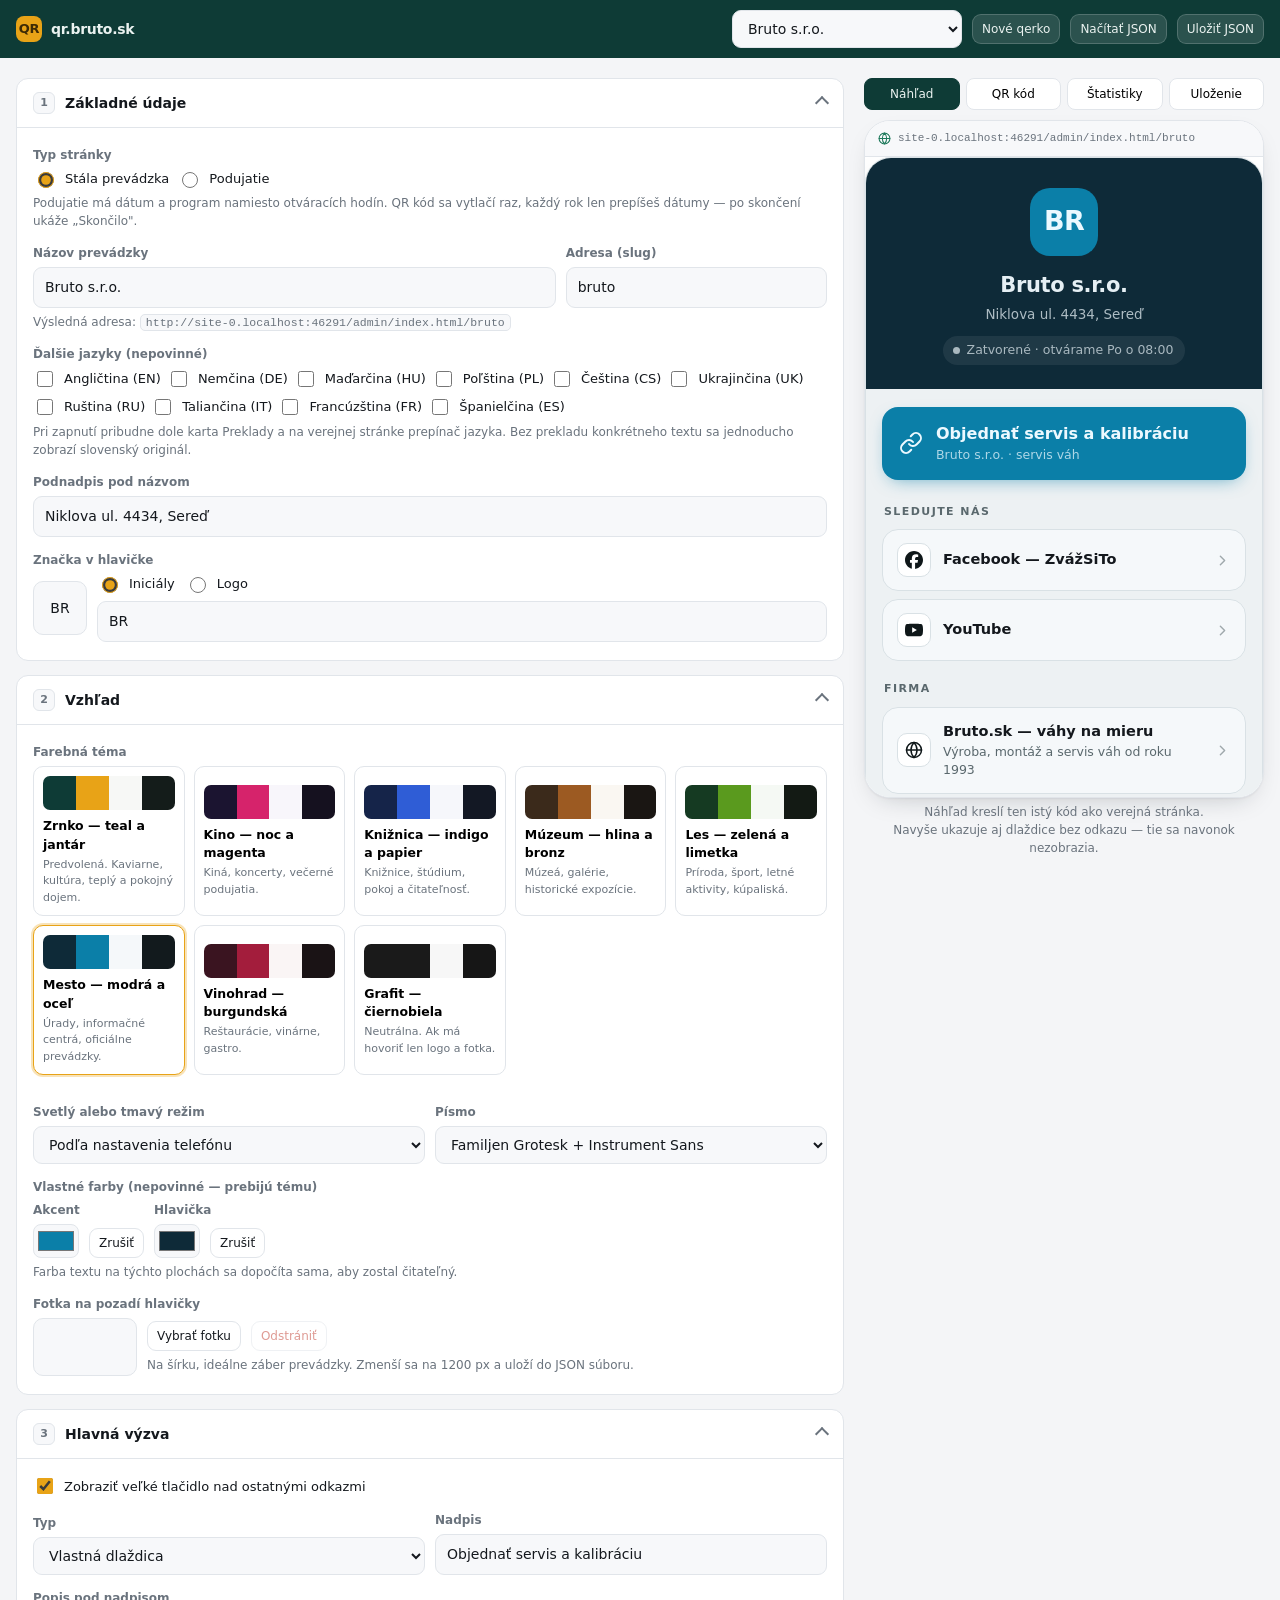
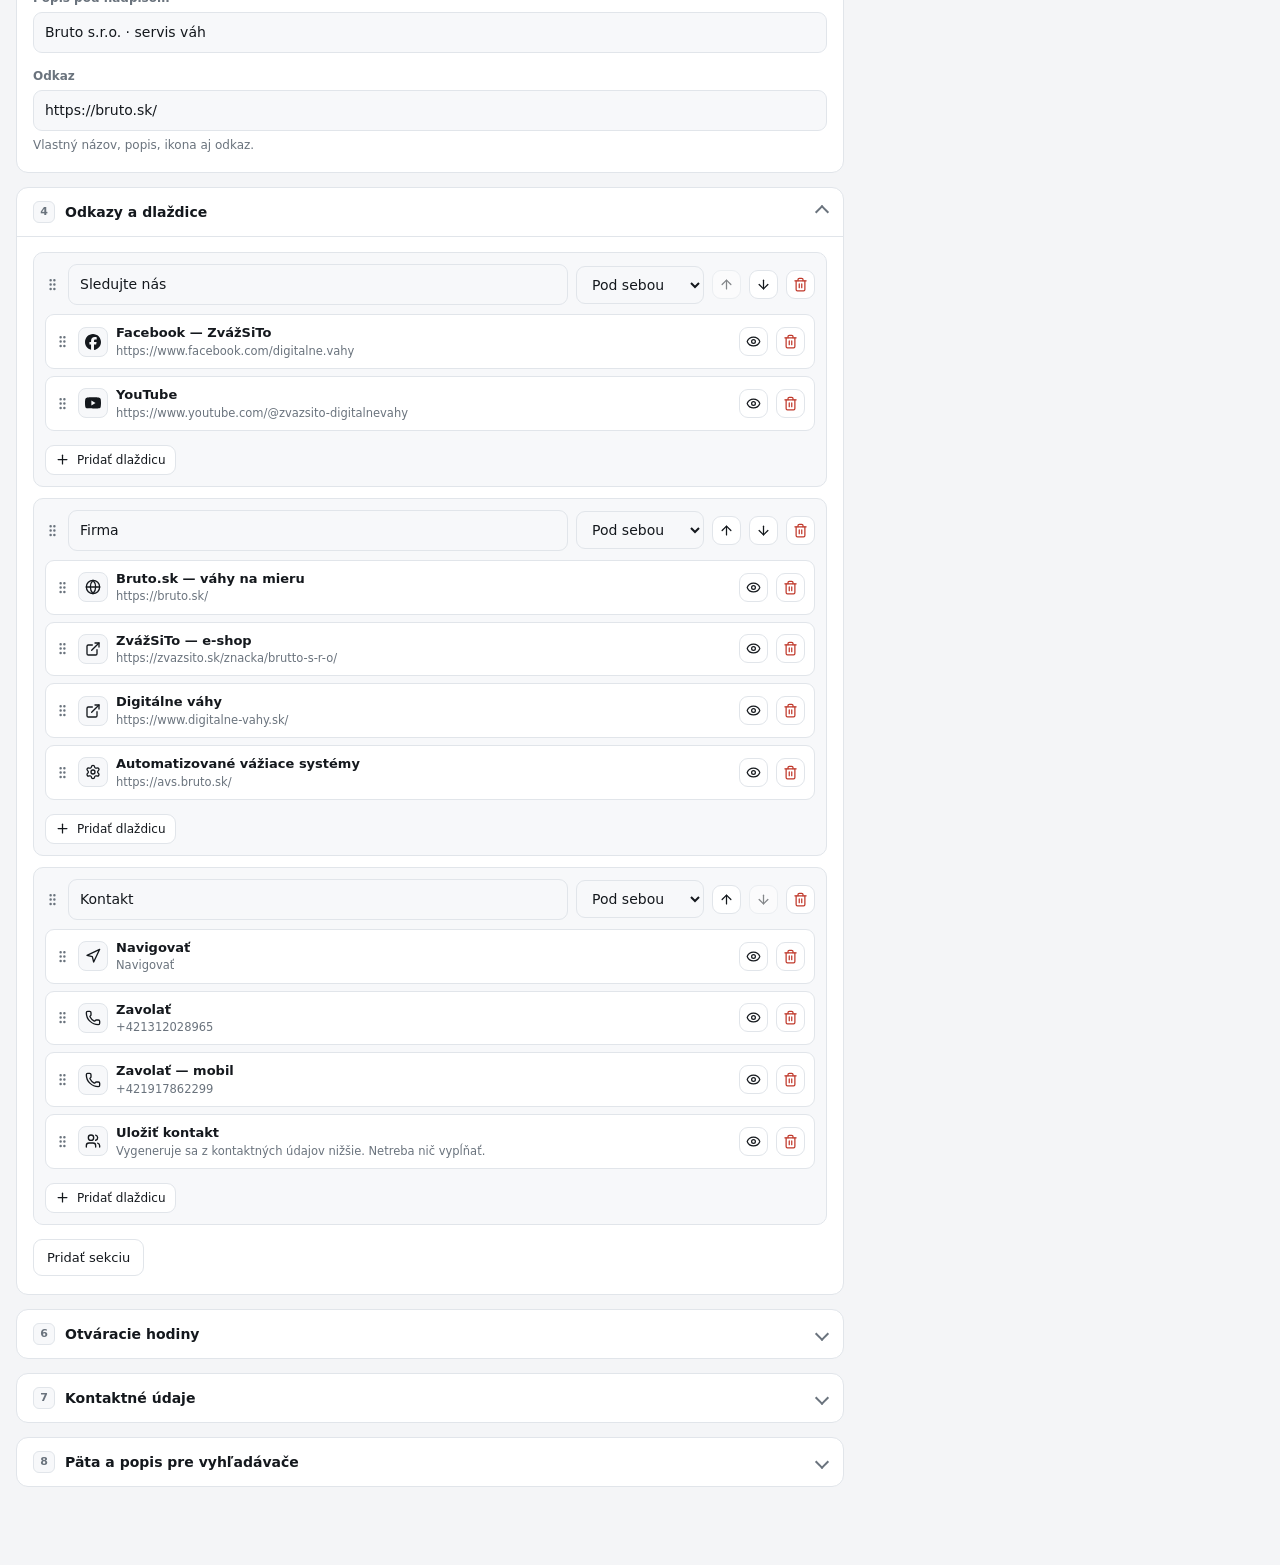
<file: admin/index.html>
<!doctype html>
<html lang="sk" data-admin-theme="">
<head>
<meta charset="utf-8">
<meta name="viewport" content="width=device-width, initial-scale=1">
<title>Administrácia rozcestníkov</title>
<meta name="robots" content="noindex,nofollow">
<meta name="color-scheme" content="light dark">
<!-- style-src potrebuje 'unsafe-inline' kvôli inline style="" atribútom v tejto
     stránke; connect-src https: kvôli kontrole odkazov (ktorákoľvek adresa, ktorú
     správca do prevádzky zadá) a GitHub API adaptéru ukladania. -->
<meta http-equiv="Content-Security-Policy" content="default-src 'self'; script-src 'self'; style-src 'self' 'unsafe-inline' https://fonts.googleapis.com; font-src https://fonts.gstatic.com; img-src 'self' data: blob:; connect-src 'self' https:; manifest-src 'self' blob:; object-src 'none'; base-uri 'none'; form-action 'none'">
<link rel="icon" href="../assets/img/favicon.svg?v=20260923a" type="image/svg+xml">
<link rel="preconnect" href="https://fonts.googleapis.com">
<link rel="preconnect" href="https://fonts.gstatic.com" crossorigin>
<link rel="stylesheet" href="https://fonts.googleapis.com/css2?family=Instrument+Sans:wght@400;500;600;700&family=JetBrains+Mono:wght@400;500&display=swap">
<link rel="stylesheet" href="../assets/css/site.css?v=20260923a">
<link rel="stylesheet" href="../assets/css/admin.css?v=20260923a">
</head>
<body>

<header class="topbar">
  <div class="logo"><span class="badge">QR</span> <span id="brandName">Administrácia</span></div>
  <div class="grow"></div>
  <select id="venuePicker" style="max-width:230px" aria-label="Vybrať qerko"></select>
  <button class="btn ghost sm" id="btnNew" type="button">Nové qerko</button>
  <button class="btn ghost sm" id="btnImport" type="button">Načítať JSON</button>
  <button class="btn ghost sm" id="btnExport" type="button">Uložiť JSON</button>
  <input type="file" id="fileImport" accept="application/json,.json" hidden>
</header>

<div class="shell">

  <!-- ================= EDITOR ================= -->
  <main class="main">

    <details class="card" open>
      <summary><span class="n">1</span> Základné údaje</summary>
      <div class="card-body">
        <div class="field">
          <span class="lbl">Typ stránky</span>
          <div class="row" style="gap:8px">
            <label class="check fixed"><input type="radio" name="kind" value="venue" checked> Stála prevádzka</label>
            <label class="check fixed"><input type="radio" name="kind" value="event"> Podujatie</label>
          </div>
          <p class="hint">Podujatie má dátum a program namiesto otváracích hodín. QR kód sa
            vytlačí raz, každý rok len prepíšeš dátumy — po skončení ukáže „Skončilo".</p>
        </div>

        <div class="row">
          <div class="field" style="flex:2">
            <label for="fName" id="fNameLabel">Názov prevádzky</label>
            <input type="text" id="fName" placeholder="Kino Nova">
          </div>
          <div class="field">
            <label for="fSlug">Adresa (slug)</label>
            <input type="text" id="fSlug" placeholder="kinonova" spellcheck="false">
          </div>
        </div>
        <p class="hint">Výsledná adresa: <code id="slugPreview">—</code></p>

        <div class="field">
          <span class="lbl">Ďalšie jazyky (nepovinné)</span>
          <div class="row" id="langToggles" style="flex-wrap:wrap;gap:6px"></div>
          <p class="hint">Pri zapnutí pribudne dole karta Preklady a na verejnej stránke
            prepínač jazyka. Bez prekladu konkrétneho textu sa jednoducho zobrazí
            slovenský originál.</p>
        </div>

        <div class="field">
          <label for="fSubtitle">Podnadpis pod názvom</label>
          <input type="text" id="fSubtitle" placeholder="Námestie republiky 12, Sereď">
        </div>

        <div class="field">
          <span class="lbl">Značka v hlavičke</span>
          <div class="row" style="align-items:center">
            <div class="logo-prev fixed" id="markPreview"></div>
            <div style="flex:1">
              <div class="row">
                <label class="check fixed"><input type="radio" name="markType" value="text" checked> Iniciály</label>
                <label class="check fixed"><input type="radio" name="markType" value="image"> Logo</label>
              </div>
              <div id="markTextWrap" style="margin-top:8px">
                <input type="text" id="fMarkText" maxlength="3" placeholder="KN">
              </div>
              <div id="markImageWrap" style="margin-top:8px;display:none">
                <div class="row">
                  <button class="btn sm fixed" type="button" id="btnLogo">Vybrať obrázok</button>
                  <button class="btn sm danger fixed" type="button" id="btnLogoClear">Odstrániť</button>
                </div>
                <input type="file" id="fileLogo" accept="image/png,image/jpeg,image/svg+xml,image/webp" hidden>
                <p class="hint">PNG, SVG alebo JPG. Obrázok sa zmenší a uloží priamo do JSON súboru,
                  takže netreba riešiť ďalší hosting. Ideál je štvorec s priehľadným pozadím.</p>
              </div>
            </div>
          </div>
        </div>
      </div>
    </details>

    <details class="card" open>
      <summary><span class="n">2</span> Vzhľad</summary>
      <div class="card-body">
        <div class="field">
          <span class="lbl">Farebná téma</span>
          <div class="themes" id="themeGrid"></div>
        </div>

        <div class="row" style="margin-top:14px">
          <div class="field">
            <label for="fMode">Svetlý alebo tmavý režim</label>
            <select id="fMode">
              <option value="auto">Podľa nastavenia telefónu</option>
              <option value="light">Vždy svetlý</option>
              <option value="dark">Vždy tmavý</option>
            </select>
          </div>
          <div class="field">
            <label for="fFont">Písmo</label>
            <select id="fFont"></select>
          </div>
        </div>

        <div class="field">
          <span class="lbl">Vlastné farby (nepovinné — prebijú tému)</span>
          <div class="row">
            <div class="fixed">
              <label class="lbl" for="fAccent">Akcent</label>
              <div class="row">
                <input type="color" id="fAccent" class="fixed">
                <button class="btn sm fixed" type="button" data-clear="accent">Zrušiť</button>
              </div>
            </div>
            <div class="fixed">
              <label class="lbl" for="fDeep">Hlavička</label>
              <div class="row">
                <input type="color" id="fDeep" class="fixed">
                <button class="btn sm fixed" type="button" data-clear="deep">Zrušiť</button>
              </div>
            </div>
          </div>
          <p class="hint">Farba textu na týchto plochách sa dopočíta sama, aby zostal čitateľný.</p>
        </div>

        <div class="field">
          <span class="lbl">Fotka na pozadí hlavičky</span>
          <div class="row" style="align-items:center">
            <div class="logo-prev fixed" id="heroPreview" style="width:104px;height:58px"></div>
            <div style="flex:1">
              <div class="row">
                <button class="btn sm fixed" type="button" id="btnHero">Vybrať fotku</button>
                <button class="btn sm danger fixed" type="button" id="btnHeroClear">Odstrániť</button>
              </div>
              <p class="hint">Na šírku, ideálne záber prevádzky. Zmenší sa na 1200 px
                a uloží do JSON súboru.</p>
            </div>
          </div>
          <input type="file" id="fileHero" accept="image/png,image/jpeg,image/webp" hidden>

          <div class="field" id="heroDimWrap" style="display:none">
            <label for="fHeroDim">Krytie farebnej vrstvy — <span id="heroDimVal">55</span> %</label>
            <input type="range" id="fHeroDim" min="0" max="95" step="5" value="55" style="width:100%">
            <p class="hint">Čím vyššie, tým viac presvitá farba témy a tým je text čitateľnejší.
              Pod 30 % býva nadpis na svetlej fotke ťažko čitateľný.</p>
          </div>
        </div>
      </div>
    </details>

    <details class="card" open>
      <summary><span class="n">3</span> Hlavná výzva</summary>
      <div class="card-body">
        <label class="check" style="margin-top:12px">
          <input type="checkbox" id="fPrimaryOn"> Zobraziť veľké tlačidlo nad ostatnými odkazmi
        </label>
        <div id="primaryFields" style="display:none">
          <div class="row">
            <div class="field">
              <label for="fPrimaryType">Typ</label>
              <select id="fPrimaryType"></select>
            </div>
            <div class="field">
              <label for="fPrimaryTitle">Nadpis</label>
              <input type="text" id="fPrimaryTitle" placeholder="Napísať recenziu">
            </div>
          </div>
          <div class="field">
            <label for="fPrimaryNote">Popis pod nadpisom</label>
            <input type="text" id="fPrimaryNote" placeholder="Google · trvá to 20 sekúnd">
          </div>
          <div class="field">
            <label for="fPrimaryUrl">Odkaz</label>
            <input type="url" id="fPrimaryUrl" placeholder="https://g.page/r/…/review" spellcheck="false">
            <p class="hint" id="primaryHint"></p>
          </div>
        </div>
      </div>
    </details>

    <details class="card" open>
      <summary><span class="n">4</span> Odkazy a dlaždice</summary>
      <div class="card-body">
        <div id="sections"></div>
        <div class="btnrow">
          <button class="btn" type="button" id="btnAddSection">Pridať sekciu</button>
        </div>
      </div>
    </details>

    <details class="card" id="translationsCard" hidden>
      <summary><span class="n">5</span> Preklady</summary>
      <div class="card-body">
        <p class="hint" style="margin-top:12px">Chýbajúci preklad sa jednoducho nezobrazí —
          na verejnej stránke sa v tom jazyku ukáže slovenský originál.</p>
        <div id="translationsBody"></div>
      </div>
    </details>

    <details class="card" id="eventCard" hidden>
      <summary><span class="n">6</span> Podujatie</summary>
      <div class="card-body">
        <div class="row">
          <div class="field">
            <label for="fEventFrom">Od (dátum)</label>
            <input type="date" id="fEventFrom">
          </div>
          <div class="field">
            <label for="fEventTo">Do (dátum)</label>
            <input type="date" id="fEventTo">
          </div>
        </div>
        <div class="row">
          <div class="field">
            <label for="fEventFromTime">Čas od</label>
            <input type="time" id="fEventFromTime">
          </div>
          <div class="field">
            <label for="fEventToTime">Čas do</label>
            <input type="time" id="fEventToTime">
          </div>
        </div>
        <div class="field">
          <label for="fEventPlace">Miesto konania</label>
          <input type="text" id="fEventPlace" placeholder="Námestie slobody, Sereď">
        </div>
        <div class="field">
          <label for="fEventAfter">Text po skončení</label>
          <input type="text" id="fEventAfter" placeholder="Ďakujeme! Ďalší ročník december 2027.">
          <p class="hint">Zobrazí sa v hlavičke, keď je podujatie po dátume.</p>
        </div>

        <div class="field">
          <span class="lbl">Program</span>
          <div id="programList"></div>
          <div class="btnrow"><button class="btn sm" type="button" id="btnAddProgram">Pridať bod programu</button></div>
        </div>
      </div>
    </details>

    <details class="card" id="hoursCard">
      <summary><span class="n">6</span> Otváracie hodiny</summary>
      <div class="card-body">
        <label class="check" style="margin-top:12px">
          <input type="checkbox" id="fHoursOn"> Zobrazovať otváracie hodiny a stav „Otvorené / Zatvorené“
        </label>
        <div id="hoursFields">
          <div class="hgrid" id="hoursGrid"></div>
          <div class="btnrow">
            <button class="btn sm" type="button" id="btnHoursCopy">Skopírovať pondelok na všetky dni</button>
          </div>
          <div class="field">
            <label for="fHoursNote">Poznámka pod hodinami</label>
            <input type="text" id="fHoursNote" placeholder="Cez štátne sviatky zatvorené">
          </div>

          <div class="field">
            <span class="lbl">Sezóny (napr. iné hodiny cez leto)</span>
            <p class="hint">Kontrolujú sa v poradí, prvá zhoda vyhráva. Mimo zadaného obdobia
              platí bežný rozvrh vyššie.</p>
            <div id="seasonsList"></div>
            <div class="btnrow"><button class="btn sm" type="button" id="btnAddSeason">Pridať sezónu</button></div>
          </div>

          <div class="field">
            <span class="lbl">Výnimky (sviatok, jednorazová zmena)</span>
            <p class="hint">Presný dátum má prednosť pred sezónou aj bežným rozvrhom.</p>
            <div id="exceptionsList"></div>
            <div class="btnrow"><button class="btn sm" type="button" id="btnAddException">Pridať výnimku</button></div>
          </div>
        </div>
      </div>
    </details>

    <details class="card">
      <summary><span class="n">7</span> Kontaktné údaje</summary>
      <div class="card-body">
        <p class="hint" style="margin-top:12px">Z týchto polí sa skladá dlaždica „Uložiť kontakt“ (vCard)
          a dopĺňajú sa nimi dlaždice Zavolať, E-mail a Navigovať, ak v nich necháte odkaz prázdny.</p>
        <div class="row">
          <div class="field"><label for="cPhone">Telefón</label><input type="tel" id="cPhone" placeholder="+421 903 000 000"></div>
          <div class="field"><label for="cEmail">E-mail</label><input type="email" id="cEmail" placeholder="info@example.sk"></div>
        </div>
        <div class="row">
          <div class="field"><label for="cWeb">Web</label><input type="url" id="cWeb" placeholder="https://example.sk"></div>
          <div class="field"><label for="cOrg">Organizácia</label><input type="text" id="cOrg" placeholder="Dom kultúry Sereď"></div>
        </div>
        <div class="field"><label for="cAddress">Adresa</label><input type="text" id="cAddress" placeholder="Námestie republiky 12, 926 01 Sereď"></div>
      </div>
    </details>

    <details class="card">
      <summary><span class="n">8</span> Päta a popis pre vyhľadávače</summary>
      <div class="card-body">
        <div class="field"><label for="fFootText">Text v päte</label><input type="text" id="fFootText" placeholder="Prevádzkuje Dom kultúry Sereď"></div>
        <label class="check" style="margin-top:12px"><input type="checkbox" id="fFootBrand"> Zobraziť názov systému v päte</label>
        <div class="field">
          <label for="fSeo">Popis stránky (meta description)</label>
          <textarea id="fSeo" rows="2" placeholder="Kino Nova v Seredi — program, vstupenky a kontakt."></textarea>
        </div>
      </div>
    </details>

  </main>

  <!-- ================= BOČNÝ PANEL ================= -->
  <aside class="side">

    <div class="pv-tabs">
      <button type="button" class="is-on" data-pv="preview">Náhľad</button>
      <button type="button" data-pv="qr">QR kód</button>
      <button type="button" data-pv="stats">Štatistiky</button>
      <button type="button" data-pv="save">Uloženie</button>
    </div>

    <!-- Náhľad -->
    <section data-pane="preview">
      <div class="phone">
        <div class="urlbar" id="pvUrl"></div>
        <div class="preview-scroll">
          <div id="preview" class="venue"></div>
        </div>
      </div>
      <p class="hint" style="text-align:center">Náhľad kreslí ten istý kód ako verejná stránka.<br>Navyše ukazuje aj dlaždice bez odkazu — tie sa navonok nezobrazia.</p>
    </section>

    <!-- QR -->
    <section data-pane="qr" hidden>
      <div class="card" style="margin:0">
        <div class="card-head">QR kód na stiahnutie</div>
        <div class="card-body">
          <div class="field">
            <label for="qBase">Základná adresa</label>
            <input type="url" id="qBase" placeholder="https://qr.bruto.sk" spellcheck="false">
            <p class="hint">Doména, na ktorej stránka pobeží. Uloží sa do tohto prehliadača,
              takže sa nezadáva pri každej prevádzke.</p>
          </div>
          <div class="qrbox" id="qrBox"></div>
          <p class="qr-url" id="qrUrl"></p>

          <div class="row" style="margin-top:12px">
            <div class="fixed">
              <label class="lbl" for="qDark">Farba kódu</label>
              <input type="color" id="qDark" value="#0E3B36">
            </div>
            <div class="fixed">
              <label class="lbl" for="qLight">Pozadie</label>
              <input type="color" id="qLight" value="#FFFFFF">
            </div>
            <div style="flex:1">
              <label class="check" style="margin-bottom:6px"><input type="checkbox" id="qLogo"> Logo v strede</label>
              <label class="check"><input type="checkbox" id="qTransparent"> Priehľadné pozadie (len SVG)</label>
            </div>
          </div>
          <p class="hint" id="qWarn"></p>

          <div class="btnrow">
            <button class="btn accent" type="button" id="btnQrSvg">SVG do tlače</button>
            <button class="btn" type="button" id="btnQrPng">PNG 1024</button>
            <button class="btn" type="button" id="btnQrPng2">PNG 2048</button>
          </div>
          <p class="hint">SVG je vektor — nerozmaže sa ani na plagáte. PNG použite na web a sociálne siete.</p>

          <div class="field">
            <label for="qFormat">Formát tlačového hárku</label>
            <select id="qFormat"></select>
          </div>
          <div class="btnrow">
            <button class="btn" type="button" id="btnQrPrint">Vytlačiť túto prevádzku</button>
            <button class="btn" type="button" id="btnQrPrintAll">Vytlačiť všetky prevádzky</button>
          </div>
          <p class="hint">Hromadná tlač vytvorí jeden dokument so všetkými uloženými prevádzkami,
            po jednej stránke na každú — namiesto sťahovania jednotlivo.</p>
        </div>
      </div>
    </section>

    <!-- Štatistiky -->
    <section data-pane="stats" hidden>
      <div class="card" style="margin:0">
        <div class="card-head">Návštevy a kliky</div>
        <div class="card-body">
          <p class="hint" style="margin-top:12px">Anonymné denné súčty — koľko ľudí stránku
            otvorilo a koľko prekliklo na jednotlivé dlaždice. Žiadne IP adresy ani iné osobné
            údaje. Vyžaduje databázu a heslo alebo prihlásenie.</p>
          <div class="btnrow">
            <button class="btn" type="button" id="btnStatsLoad">Načítať posledných 30 dní</button>
          </div>
          <div id="statsResults"></div>
        </div>
      </div>

      <div class="card">
        <div class="card-head">Poslať report e-mailom</div>
        <div class="card-body">
          <p class="hint" style="margin-top:12px">Jednorazové odoslanie štatistík tejto
            prevádzky za zvolené obdobie na zadaný e-mail (namiesto/popri automatickom
            týždennom a mesačnom reporte).</p>
          <div class="exception-fields">
            <input type="date" id="reportFrom" title="Od">
            <span>–</span>
            <input type="date" id="reportTo" title="Do">
            <input type="email" id="reportEmail" placeholder="komu@example.sk" style="flex:1;min-width:220px">
          </div>
          <div class="btnrow">
            <button class="btn" type="button" id="btnReportSend">Odoslať report</button>
          </div>
          <div id="reportNote"></div>
        </div>
      </div>
    </section>

    <!-- Uloženie -->
    <section data-pane="save" hidden>
      <div class="card" style="margin:0">
        <div class="card-head">Uloženie zmien</div>
        <div class="card-body">
          <div class="field">
            <label for="sAdapter">Spôsob uloženia</label>
            <select id="sAdapter"></select>
            <p class="hint" id="sHint"></p>
          </div>
          <div class="field" id="secretWrap" style="display:none">
            <label for="sSecret" id="sSecretLabel">Heslo</label>
            <input type="password" id="sSecret" autocomplete="current-password">
            <label class="check" style="margin-top:8px">
              <input type="checkbox" id="sRemember"> Zapamätať v tomto prehliadači
            </label>
          </div>
          <div class="btnrow">
            <button class="btn primary" type="button" id="btnSave">Uložiť prevádzku</button>
            <button class="btn" type="button" id="btnTest">Overiť spojenie</button>
          </div>
          <div id="saveNote"></div>
        </div>
      </div>

      <div class="card" style="margin-top:14px">
        <div class="card-head">Kontrola odkazov</div>
        <div class="card-body">
          <p class="hint" style="margin-top:12px">Overí, či odkazy tejto prevádzky niekam vedú.
            Na PHP hostingu ide o skutočný HTTP dotaz; bez neho (napr. na Verceli)
            len o obmedzenú kontrolu z prehliadača.</p>
          <div class="btnrow">
            <button class="btn" type="button" id="btnCheckLinks">Skontrolovať odkazy</button>
          </div>
          <div id="linkCheckResults"></div>
        </div>
      </div>

      <div class="card" style="margin-top:14px">
        <div class="card-head">Prihlásenie (voliteľné)</div>
        <div class="card-body">
          <p class="hint" style="margin-top:12px">Nepovinné — bez neho funguje ukladanie presne
            ako doteraz cez heslo vyššie. Prihlásenie navyše umožní, aby si každú prevádzku
            spravoval niekto iný so svojím vlastným heslom (potrebná databáza, viď
            <code>api/dbconfig.example.php</code>).</p>
          <div class="row">
            <div class="field">
              <label for="loginSlug">Prevádzka (prázdne = master heslo)</label>
              <input type="text" id="loginSlug" placeholder="kinonova" spellcheck="false">
            </div>
            <div class="field">
              <label for="loginPassword">Heslo</label>
              <input type="password" id="loginPassword" autocomplete="current-password">
            </div>
          </div>
          <label class="check" style="margin-top:8px">
            <input type="checkbox" id="loginRemember" checked> Zapamätať na tomto zariadení (14 dní)
          </label>
          <div class="btnrow">
            <button class="btn primary" type="button" id="btnLogin">Prihlásiť sa</button>
            <button class="btn" type="button" id="btnLogout" style="display:none">Odhlásiť sa</button>
          </div>
          <div id="loginNote"></div>
          <div id="loginStatus" class="pill" style="margin-top:10px;display:none"></div>
        </div>
      </div>

      <div class="card" style="margin-top:14px" id="accountsCard" hidden>
        <div class="card-head">Účty prevádzok</div>
        <div class="card-body">
          <p class="hint" style="margin-top:12px">Len prihlásený master heslom. Prevádzka sa
            prihlási vyššie svojím slugom a týmto heslom — uvidí a smie upravovať len seba.</p>
          <div id="accountsList"></div>
          <div class="row" style="margin-top:10px">
            <div class="field">
              <label for="acctSlug">Slug</label>
              <input type="text" id="acctSlug" placeholder="kinonova" spellcheck="false">
            </div>
            <div class="field">
              <label for="acctPassword">Nové heslo</label>
              <input type="password" id="acctPassword" autocomplete="new-password">
            </div>
          </div>
          <div class="btnrow">
            <button class="btn" type="button" id="btnAcctSet">Nastaviť heslo</button>
          </div>
          <div id="acctNote"></div>
        </div>
      </div>

      <div class="card" style="margin-top:14px">
        <div class="card-head">Nebezpečná zóna</div>
        <div class="card-body">
          <p class="hint" style="margin-top:12px">Zneviditeľnenie skryje toto qerko z verejného
            rozcestníka na koreni domény. Priama adresa aj QR kód fungujú ďalej a kedykoľvek to
            vrátiš späť.</p>
          <div class="btnrow">
            <button class="btn" type="button" id="btnHideToggle">Zneviditeľniť moje qerko</button>
          </div>
          <p class="hint" id="deleteHint" style="margin-top:18px">Odstránenie vymaže qerko zo
            zoznamu úplne. Samotný JSON súbor zostane na disku — zmažte ho ručne, ak ho už
            netreba. Môže to len master.</p>
          <div class="btnrow" id="deleteRow">
            <button class="btn danger" type="button" id="btnDelete">Odstrániť zo zoznamu</button>
          </div>
        </div>
      </div>
    </section>

  </aside>
</div>

<script src="../assets/js/swupdate.js?v=20260923a"></script>
<script src="../assets/js/config.js?v=20260923a"></script>
<script src="../assets/js/admin-paths.js?v=20260923a"></script>
<script src="../assets/js/icons.js?v=20260923a"></script>
<script src="../assets/js/schema.js?v=20260923a"></script>
<script src="../assets/js/render.js?v=20260923a"></script>
<script src="../assets/js/qrcode.js?v=20260923a"></script>
<script src="../assets/js/qr.js?v=20260923a"></script>
<script src="../assets/js/storage.js?v=20260923a"></script>
<script src="../assets/js/admin.js?v=20260923a"></script>
</body>
</html>
</file>
<file: assets/css/site.css>
/* ------------------------------------------------------------------
   site.css — verejný rozcestník. Mobile-first: navrhnuté pre telefón,
   na väčších obrazovkách je to ten istý stĺpec, len vycentrovaný.
   Všetky farby prichádzajú z CSS premenných, ktoré nastavuje render.js
   podľa témy zvolenej v administrácii. Tu nie je ani jedna natvrdo.
   ------------------------------------------------------------------ */

:root {
  /* Núdzové hodnoty, kým sa nenačíta téma — zabránia bielemu bliknutiu. */
  --bg: #EFF1EE; --surface: #FFF; --surface-2: #F7F8F6;
  --ink: #121A17; --muted: #626E69; --line: #DDE2DE;
  --accent: #E8A317; --accent-ink: #3D2A05;
  --deep: #0E3B36; --deep-ink: #EAF2F0; --good: #1F7A5C;
  --display: system-ui, sans-serif;
  --body: system-ui, sans-serif;
  --shadow: 0 1px 2px rgba(14, 20, 18, .06), 0 12px 32px -12px rgba(14, 20, 18, .22);
  --r: 16px;
}

* { box-sizing: border-box; }

html { -webkit-text-size-adjust: 100%; }

body {
  margin: 0;
  min-height: 100dvh;
  background: var(--bg);
  color: var(--ink);
  font-family: var(--body);
  font-size: 15px;
  line-height: 1.5;
  -webkit-font-smoothing: antialiased;
  /* Plocha pod stránkou dostane farbu témy aj pri prepade (iOS bounce). */
  overscroll-behavior-y: none;
}

h1, h2, h3 {
  font-family: var(--display);
  margin: 0;
  letter-spacing: -.015em;
  text-wrap: balance;
}

a { color: inherit; text-decoration: none; }
img { max-width: 100%; display: block; }

/* ---------- Rám stránky --------------------------------------------- */
.page {
  width: 100%;
  max-width: 460px;
  margin: 0 auto;
  padding: 0 0 32px;
}
@media (min-width: 560px) {
  .page { padding: 28px 0 48px; }
}

.venue {
  position: relative;
  background: var(--surface);
  overflow: hidden;
}
@media (min-width: 560px) {
  .venue {
    border: 1px solid var(--line);
    border-radius: 26px;
    box-shadow: var(--shadow);
  }
}

/* ---------- Hlavička ------------------------------------------------- */
.hero {
  background: var(--deep);
  color: var(--deep-ink);
  padding: 30px 20px 24px;
  text-align: center;
}
/* Na telefóne siaha hlavička až pod výrez. */
@media (max-width: 559px) {
  .hero { padding-top: max(30px, env(safe-area-inset-top)); }
}

.mark {
  width: 68px; height: 68px;
  margin: 0 auto 14px;
  border-radius: 20px;
  background: var(--accent);
  color: var(--accent-ink);
  display: grid;
  place-items: center;
  font-family: var(--display);
  font-weight: 700;
  font-size: 27px;
  letter-spacing: -.03em;
  overflow: hidden;
}
.mark.is-img { background: transparent; border-radius: 18px; }
.mark.is-img img { width: 100%; height: 100%; object-fit: contain; }

.hero h2 { font-size: 21px; font-weight: 600; }
.hero .where { margin: 3px 0 0; font-size: 13.5px; opacity: .74; }

.status {
  display: inline-flex;
  align-items: center;
  gap: 7px;
  margin: 12px 0 0;
  padding: 5px 12px 5px 10px;
  border-radius: 999px;
  background: rgba(255, 255, 255, .1);
  font-size: 12.5px;
  font-weight: 500;
}
.status .dot { width: 7px; height: 7px; border-radius: 50%; background: currentColor; }
.status.is-open { color: var(--good); }
.status.is-closed { color: var(--deep-ink); opacity: .72; }
.status.is-during { color: var(--good); }
.status.is-before { color: var(--accent); }
.status.is-after { color: var(--deep-ink); opacity: .72; }
.status.is-cancelled { color: #C0392B; background: rgba(192, 57, 43, .12); }

/* ---------- Program podujatia ---------------------------------------- */
.prog-day + .prog-day { margin-top: 14px; }
.prog-date {
  font-size: 12px;
  font-weight: 700;
  color: var(--muted);
  margin: 0 2px 7px;
}
.prog-row {
  display: flex;
  gap: 12px;
  padding: 9px 12px;
  border: 1px solid var(--line);
  border-radius: var(--r);
  background: var(--surface-2);
}
.prog-row + .prog-row { margin-top: 6px; }
.prog-time {
  flex: none;
  font-variant-numeric: tabular-nums;
  font-weight: 600;
  font-size: 13px;
  min-width: 64px;
}
.prog-body { display: flex; flex-direction: column; min-width: 0; }
.prog-title { font-family: var(--display); font-weight: 600; font-size: 14px; overflow-wrap: anywhere; }
.prog-meta { font-size: 12px; color: var(--muted); overflow-wrap: anywhere; }

/* ---------- Hlavná výzva --------------------------------------------- */
.cta {
  display: flex;
  align-items: center;
  gap: 13px;
  margin: 18px 16px 4px;
  padding: 15px 17px;
  border-radius: var(--r);
  background: var(--accent);
  color: var(--accent-ink);
  box-shadow: 0 6px 18px -8px color-mix(in srgb, var(--accent) 70%, transparent);
  transition: transform .12s ease, filter .12s ease;
}
.cta:active { transform: scale(.985); filter: brightness(.96); }
.cta > svg { width: 24px; height: 24px; flex: none; }
.cta-txt { display: flex; flex-direction: column; min-width: 0; }
.cta-title { font-family: var(--display); font-weight: 600; font-size: 16px; }
.cta-note { font-size: 12.5px; opacity: .72; }

/* ---------- Sekcie a dlaždice ---------------------------------------- */
.sec { padding: 20px 16px 0; }

.sec-title {
  font-size: 11px;
  font-family: var(--body);
  font-weight: 600;
  letter-spacing: .13em;
  text-transform: uppercase;
  color: var(--muted);
  margin: 0 2px 9px;
}

.tiles { display: grid; gap: 8px; }
.tiles.is-grid { grid-template-columns: 1fr 1fr; }

.tile {
  display: flex;
  align-items: center;
  gap: 12px;
  padding: 13px 14px;
  border: 1px solid var(--line);
  border-radius: var(--r);
  background: var(--surface-2);
  transition: transform .12s ease, border-color .12s ease;
  /* Pohodlný cieľ pre palec. */
  min-height: 56px;
}
a.tile:active { transform: scale(.985); border-color: var(--accent); }

.tile.is-grid {
  flex-direction: column;
  align-items: flex-start;
  gap: 9px;
  padding: 14px;
}

.tile-ic {
  width: 34px; height: 34px;
  flex: none;
  display: grid;
  place-items: center;
  border-radius: 10px;
  background: var(--surface);
  border: 1px solid var(--line);
  color: var(--ink);
}
.tile-ic svg { width: 18px; height: 18px; }

.tile-body { display: flex; flex-direction: column; min-width: 0; flex: 1; }
.tile-title {
  font-family: var(--display);
  font-weight: 600;
  font-size: 14.5px;
  overflow-wrap: anywhere;
}
.tile-note {
  font-size: 12.5px;
  color: var(--muted);
  overflow-wrap: anywhere;
}

.tile-arrow { flex: none; color: var(--muted); opacity: .55; }
.tile-arrow svg { width: 17px; height: 17px; display: block; }

/* ---------- Fotogaléria priamo na stránke ------------------------------ */
.tile-photos {
  grid-column: 1 / -1;   /* aj v dvojstĺpcovej mriežke sa roztiahne cez celú šírku */
}
.tile-photos.is-empty {
  padding: 22px 14px;
  text-align: center;
  font-size: 13px;
  color: var(--muted);
  border: 1px dashed var(--line);
  border-radius: var(--r);
}
.photo-strip {
  display: flex;
  gap: 8px;
  overflow-x: auto;
  scroll-snap-type: x proximity;
  padding-bottom: 2px;
  -webkit-overflow-scrolling: touch;
}
.photo-strip a {
  flex: none;
  width: 128px;
  height: 96px;
  border-radius: 12px;
  overflow: hidden;
  scroll-snap-align: start;
  border: 1px solid var(--line);
}
.photo-strip img { width: 100%; height: 100%; object-fit: cover; display: block; }

/* ---------- Otváracie hodiny ------------------------------------------ */
.hours {
  border: 1px solid var(--line);
  border-radius: var(--r);
  background: var(--surface-2);
  overflow: hidden;
}
.hrow {
  display: flex;
  justify-content: space-between;
  gap: 12px;
  padding: 9px 14px;
  font-size: 13.5px;
}
.hrow + .hrow { border-top: 1px solid var(--line); }
.hrow.is-today { background: var(--surface); font-weight: 600; }
.hday { color: var(--muted); }
.hrow.is-today .hday { color: var(--ink); }
.htime { font-variant-numeric: tabular-nums; }
.htime.is-closed { color: var(--muted); }

.hours-note {
  margin: 9px 2px 0;
  font-size: 12.5px;
  color: var(--muted);
}
.hours-note.is-active {
  color: var(--accent);
  font-weight: 600;
}

/* ---------- Päta ------------------------------------------------------ */
.foot {
  padding: 26px 20px max(26px, env(safe-area-inset-bottom));
  text-align: center;
  font-size: 12.5px;
  color: var(--muted);
}
.foot p { margin: 0 0 4px; }
.foot-dim { opacity: .72; }

.lang-switch {
  display: inline-flex;
  gap: 4px;
  margin-top: 12px;
  padding: 3px;
  border-radius: 999px;
  background: var(--surface-2);
  border: 1px solid var(--line);
}
.lang-btn {
  border: 0;
  background: transparent;
  color: var(--muted);
  font-size: 11px;
  font-weight: 700;
  letter-spacing: .04em;
  padding: 4px 10px;
  border-radius: 999px;
  cursor: pointer;
}
.lang-btn.is-on { background: var(--accent); color: var(--accent-ink); }

/* ---------- Tlačidlo „Pridať na plochu ako appku" -------------------- */
.pwa-cta {
  display: flex;
  align-items: center;
  gap: 6px;
  justify-content: center;
  padding: 8px 16px calc(20px + env(safe-area-inset-bottom));
}
.pwa-cta-btn {
  display: inline-flex;
  align-items: center;
  gap: 8px;
  padding: 10px 16px;
  border-radius: 999px;
  border: 1px solid var(--line);
  background: var(--surface);
  color: var(--ink);
  font: inherit;
  font-size: 13px;
  font-weight: 600;
  cursor: pointer;
  box-shadow: var(--shadow);
}
.pwa-cta-btn svg { width: 16px; height: 16px; }
.pwa-cta-btn:active { transform: translateY(1px); }
.pwa-cta-x {
  display: inline-flex;
  padding: 6px;
  border: 0;
  background: transparent;
  color: var(--muted);
  cursor: pointer;
  border-radius: 999px;
}
.pwa-cta-x svg { width: 14px; height: 14px; }

.pwa-sheet {
  position: fixed;
  inset: 0;
  z-index: 50;
  display: flex;
  align-items: flex-end;
  justify-content: center;
  background: rgba(0, 0, 0, .45);
  padding: 16px;
}
.pwa-sheet-card {
  position: relative;
  width: 100%;
  max-width: 420px;
  background: var(--surface);
  color: var(--ink);
  border: 1px solid var(--line);
  border-radius: 18px;
  padding: 22px 20px 24px;
  box-shadow: 0 -8px 40px rgba(0, 0, 0, .25);
  margin-bottom: max(8px, env(safe-area-inset-bottom));
}
.pwa-sheet-card h3 { margin: 0 0 12px; font-size: 16px; }
.pwa-sheet-card ol { margin: 0; padding-left: 20px; font-size: 14px; line-height: 1.7; }
.pwa-sheet-ic {
  display: inline-flex;
  vertical-align: -4px;
  color: var(--accent);
}
.pwa-sheet-ic svg { width: 16px; height: 16px; }
.pwa-sheet-note { margin: 14px 0 0; font-size: 12.5px; color: var(--muted); }
.pwa-sheet-x {
  position: absolute;
  top: 10px;
  right: 10px;
  display: inline-flex;
  padding: 8px;
  border: 0;
  background: transparent;
  color: var(--muted);
  cursor: pointer;
}
.pwa-sheet-x svg { width: 16px; height: 16px; }

/* ---------- Rozcestník prevádzok (koreň domény) ----------------------- */
.dir { padding: 22px 16px 8px; }
.dir h1 { font-size: 22px; font-weight: 700; margin-bottom: 4px; }
.dir .dek { color: var(--muted); font-size: 14px; margin: 0 0 18px; }

/* ---------- Chybový stav ---------------------------------------------- */
.oops { padding: 56px 24px; text-align: center; }
.oops h1 { font-size: 20px; margin-bottom: 8px; }
.oops p { color: var(--muted); margin: 0 0 18px; }
.oops code {
  font-family: ui-monospace, monospace;
  font-size: 12.5px;
  background: var(--surface-2);
  border: 1px solid var(--line);
  border-radius: 7px;
  padding: 2px 6px;
}

/* ---------- Bublina --------------------------------------------------- */
.toast {
  position: fixed;
  left: 50%;
  bottom: calc(24px + env(safe-area-inset-bottom));
  transform: translateX(-50%);
  background: var(--ink);
  color: var(--bg);
  padding: 9px 16px;
  border-radius: 999px;
  font-size: 13px;
  z-index: 50;
  transition: opacity .35s ease;
}
.toast.is-out { opacity: 0; }

/* ---------- Tlač: QR kód nech sa dá vytlačiť z prehliadača ------------- */
@media print {
  body { background: #fff; }
  .venue { border: 0; box-shadow: none; }
}

@media (prefers-reduced-motion: reduce) {
  * { transition: none !important; animation: none !important; }
}

/* Na telefóne karta vyplní celú výšku, aby pod krátkou stránkou
   nezostával pruh inej farby. */
@media (max-width: 559px) {
  .venue { min-height: 100dvh; }
}

/* ---------- Fotka na pozadí hlavičky -----------------------------------
   Nad fotkou leží farba témy s nastaviteľným krytím, inak by text na
   svetlej fotke zmizol. Obsah hlavičky ide nad túto vrstvu.
   ----------------------------------------------------------------------*/
.hero { position: relative; }

.hero.has-photo {
  background-size: cover;
  background-position: center;
  background-repeat: no-repeat;
}
.hero.has-photo::before {
  content: "";
  position: absolute;
  inset: 0;
  background: var(--deep);
  opacity: calc(var(--hero-dim, 55) / 100);
}
.hero.has-photo > * {
  position: relative;
  z-index: 1;
}
/* Jemný tieň drží nadpis čitateľný aj nad svetlým miestom fotky. */
.hero.has-photo h2,
.hero.has-photo .where {
  text-shadow: 0 1px 12px rgba(0, 0, 0, .45);
}

/* ---------- Tlačidlo recenzie ------------------------------------------
   Päť hviezdičiek nad textom, tak ako v pôvodnom návrhu. Sú pozvánkou
   na napísanie recenzie, nie zobrazením dosiahnutého hodnotenia —
   preto majú aria-hidden a text nesie celý význam.
   ----------------------------------------------------------------------*/
.cta.is-review {
  flex-direction: column;
  align-items: center;
  text-align: center;
  gap: 8px;
  padding: 17px;
}
.cta.is-review .cta-txt { align-items: center; }

.cta-stars { display: flex; gap: 4px; }
.cta-stars svg { width: 19px; height: 19px; display: block; }
</file>
<file: assets/css/admin.css>
/* ------------------------------------------------------------------
   admin.css — rozhranie administrácie.
   Vlastná neutrálna paleta, aby sa nemiešala s témou prevádzky:
   téma sa uplatňuje iba vnútri náhľadu.
   ------------------------------------------------------------------ */

:root {
  --a-bg: #F4F5F7;
  --a-panel: #FFFFFF;
  --a-sunk: #F7F8FA;
  --a-ink: #14181D;
  --a-muted: #6A737D;
  --a-line: #E1E5EA;
  --a-brand: #0E3B36;
  --a-brand-ink: #EAF2F0;
  --a-accent: #E8A317;
  --a-danger: #C0392B;
  --a-good: #1F7A5C;
  --a-r: 12px;
  --a-shadow: 0 1px 2px rgba(16, 24, 32, .05), 0 10px 28px -14px rgba(16, 24, 32, .28);
  --a-font: "Instrument Sans", system-ui, -apple-system, Segoe UI, sans-serif;
  --a-mono: "JetBrains Mono", ui-monospace, SFMono-Regular, Menlo, monospace;
}

@media (prefers-color-scheme: dark) {
  :root:not([data-admin-theme="light"]) {
    --a-bg: #0E1114;
    --a-panel: #171B20;
    --a-sunk: #12161A;
    --a-ink: #E7EBEF;
    --a-muted: #93A0AC;
    --a-line: #262D35;
    --a-brand: #0E3B36;
    --a-brand-ink: #EAF2F0;
    --a-shadow: 0 1px 2px rgba(0, 0, 0, .5), 0 12px 30px -16px rgba(0, 0, 0, .8);
  }
}

* { box-sizing: border-box; }

body {
  margin: 0;
  background: var(--a-bg);
  color: var(--a-ink);
  font-family: var(--a-font);
  font-size: 14px;
  line-height: 1.5;
  -webkit-font-smoothing: antialiased;
}

h1, h2, h3, h4 { margin: 0; letter-spacing: -.015em; }
a { color: inherit; }
button { font: inherit; }

/* ---------- Horná lišta --------------------------------------------- */
.topbar {
  position: sticky;
  top: 0;
  z-index: 30;
  display: flex;
  align-items: center;
  gap: 10px;
  flex-wrap: wrap;
  padding: 10px 16px;
  background: var(--a-brand);
  color: var(--a-brand-ink);
}
.topbar .logo {
  display: flex; align-items: center; gap: 9px;
  font-weight: 700; letter-spacing: -.02em;
}
.topbar .logo span.badge {
  width: 26px; height: 26px; border-radius: 8px;
  background: var(--a-accent); color: #3D2A05;
  display: grid; place-items: center; font-size: 13px; font-weight: 700;
}
.topbar .grow { flex: 1; }
.topbar select, .topbar button { color: var(--a-ink); }
.topbar .ghost {
  background: rgba(255, 255, 255, .12);
  color: var(--a-brand-ink);
  border: 1px solid rgba(255, 255, 255, .18);
}
.topbar .ghost:hover { background: rgba(255, 255, 255, .2); }

/* ---------- Mriežka ------------------------------------------------- */
.shell {
  display: grid;
  grid-template-columns: minmax(0, 1fr) 400px;
  gap: 20px;
  align-items: start;
  max-width: 1440px;
  margin: 0 auto;
  padding: 20px 16px 64px;
}
@media (max-width: 1080px) {
  .shell { grid-template-columns: 1fr; }
  .side { order: -1; }
}

/* ---------- Karty ---------------------------------------------------- */
.card {
  background: var(--a-panel);
  border: 1px solid var(--a-line);
  border-radius: var(--a-r);
  margin-bottom: 14px;
  overflow: hidden;
}
.card > summary,
.card-head {
  display: flex;
  align-items: center;
  gap: 10px;
  padding: 13px 16px;
  cursor: pointer;
  user-select: none;
  font-weight: 600;
  list-style: none;
}
.card > summary::-webkit-details-marker { display: none; }
.card > summary::after {
  content: "";
  margin-left: auto;
  width: 8px; height: 8px;
  border-right: 2px solid var(--a-muted);
  border-bottom: 2px solid var(--a-muted);
  transform: rotate(45deg);
  transition: transform .15s ease;
}
.card[open] > summary::after { transform: rotate(-135deg); }
.card > summary .n {
  width: 22px; height: 22px; flex: none;
  border-radius: 6px;
  background: var(--a-sunk);
  border: 1px solid var(--a-line);
  display: grid; place-items: center;
  font-size: 11px; color: var(--a-muted);
}
.card-body { padding: 4px 16px 18px; border-top: 1px solid var(--a-line); }

/* ---------- Formulárové prvky ---------------------------------------- */
.field { margin-top: 14px; }
.field > label,
.lbl {
  display: block;
  font-size: 12px;
  font-weight: 600;
  color: var(--a-muted);
  margin-bottom: 5px;
}
.hint {
  font-size: 12px;
  color: var(--a-muted);
  margin: 5px 0 0;
}
.hint code {
  font-family: var(--a-mono);
  font-size: 11.5px;
  background: var(--a-sunk);
  border: 1px solid var(--a-line);
  border-radius: 5px;
  padding: 1px 5px;
}

input[type=text], input[type=url], input[type=tel], input[type=email],
input[type=password], input[type=time], select, textarea {
  width: 100%;
  padding: 9px 11px;
  border: 1px solid var(--a-line);
  border-radius: 9px;
  background: var(--a-sunk);
  color: var(--a-ink);
  font: inherit;
}
input:focus, select:focus, textarea:focus {
  outline: 2px solid var(--a-accent);
  outline-offset: -1px;
  background: var(--a-panel);
}
textarea { resize: vertical; min-height: 64px; }
input[type=color] {
  width: 46px; height: 34px; padding: 2px;
  border: 1px solid var(--a-line);
  border-radius: 8px;
  background: var(--a-sunk);
}

.row { display: flex; gap: 10px; align-items: flex-end; flex-wrap: wrap; }
.row > * { flex: 1; min-width: 0; }
.row > .fixed { flex: none; }

.check {
  display: flex;
  align-items: center;
  gap: 8px;
  font-size: 13px;
  cursor: pointer;
}
.check input { width: 16px; height: 16px; accent-color: var(--a-accent); }

/* ---------- Tlačidlá -------------------------------------------------- */
.btn {
  display: inline-flex;
  align-items: center;
  gap: 7px;
  padding: 8px 13px;
  border: 1px solid var(--a-line);
  border-radius: 9px;
  background: var(--a-panel);
  color: var(--a-ink);
  cursor: pointer;
  font-size: 13px;
  font-weight: 500;
  transition: background .12s ease, border-color .12s ease;
}
.btn:hover { background: var(--a-sunk); border-color: var(--a-muted); }
.btn svg { width: 15px; height: 15px; }
.btn.primary {
  background: var(--a-brand);
  border-color: var(--a-brand);
  color: var(--a-brand-ink);
}
.btn.primary:hover { filter: brightness(1.15); }
.btn.accent {
  background: var(--a-accent);
  border-color: var(--a-accent);
  color: #3D2A05;
}
.btn.danger { color: var(--a-danger); }
.btn.danger:hover { background: color-mix(in srgb, var(--a-danger) 10%, transparent); }
.btn.sm { padding: 5px 9px; font-size: 12px; }
.btn.icon { padding: 6px; }
.btn:disabled { opacity: .5; cursor: not-allowed; }

.btnrow { display: flex; gap: 8px; flex-wrap: wrap; margin-top: 14px; }

/* ---------- Výber témy ------------------------------------------------ */
.themes {
  display: grid;
  grid-template-columns: repeat(auto-fill, minmax(148px, 1fr));
  gap: 9px;
}
.theme-opt {
  border: 1px solid var(--a-line);
  border-radius: 10px;
  padding: 9px;
  cursor: pointer;
  background: var(--a-panel);
  text-align: left;
  transition: border-color .12s ease, transform .12s ease;
}
.theme-opt:hover { transform: translateY(-1px); }
.theme-opt.is-on { border-color: var(--a-accent); box-shadow: 0 0 0 2px color-mix(in srgb, var(--a-accent) 30%, transparent); }
.theme-swatch {
  height: 34px;
  border-radius: 7px;
  display: flex;
  overflow: hidden;
  margin-bottom: 7px;
}
.theme-swatch i { flex: 1; display: block; }
.theme-opt b { display: block; font-size: 12.5px; font-weight: 600; }
.theme-opt em { display: block; font-size: 11px; color: var(--a-muted); font-style: normal; margin-top: 2px; }

/* ---------- Sekcie a dlaždice ----------------------------------------- */
.sec-card {
  border: 1px solid var(--a-line);
  border-radius: 10px;
  background: var(--a-sunk);
  padding: 11px;
  margin-top: 11px;
}
.sec-card > .sec-top {
  display: flex;
  gap: 8px;
  align-items: center;
  margin-bottom: 9px;
}
.sec-card > .sec-top input { flex: 1; }
.sec-card.is-drag { opacity: .5; }
.sec-card.is-over { border-color: var(--a-accent); box-shadow: 0 0 0 2px color-mix(in srgb, var(--a-accent) 25%, transparent); }
.sec-handle { cursor: grab; color: var(--a-muted); display: grid; place-items: center; flex: none; }
.sec-handle svg { width: 15px; height: 15px; }

.tile-row {
  display: flex;
  align-items: center;
  gap: 8px;
  padding: 8px 9px;
  background: var(--a-panel);
  border: 1px solid var(--a-line);
  border-radius: 9px;
  margin-bottom: 7px;
}
.tile-row.is-drag { opacity: .4; }
.tile-row.is-over { border-color: var(--a-accent); }
.tile-row .handle {
  cursor: grab;
  color: var(--a-muted);
  display: grid;
  place-items: center;
  flex: none;
}
.tile-row .handle svg { width: 15px; height: 15px; }
.tile-row .ic {
  width: 30px; height: 30px; flex: none;
  border-radius: 8px;
  background: var(--a-sunk);
  border: 1px solid var(--a-line);
  display: grid; place-items: center;
}
.tile-row .ic svg { width: 16px; height: 16px; }
.tile-row .meta { flex: 1; min-width: 0; }
.tile-row .meta b { display: block; font-size: 13px; font-weight: 600; }
.tile-row .meta span {
  display: block;
  font-size: 11.5px;
  color: var(--a-muted);
  white-space: nowrap;
  overflow: hidden;
  text-overflow: ellipsis;
}
.tile-row.is-hidden { opacity: .5; }

.tile-edit {
  padding: 11px;
  margin: -2px 0 8px;
  border: 1px solid var(--a-line);
  border-top: 0;
  border-radius: 0 0 9px 9px;
  background: var(--a-panel);
}

/* ---------- Katalóg dlaždíc (výber typu) ------------------------------- */
.picker { margin-top: 10px; }
.picker-group {
  font-size: 11px;
  font-weight: 600;
  letter-spacing: .1em;
  text-transform: uppercase;
  color: var(--a-muted);
  margin: 11px 0 6px;
}
.picker-grid {
  display: grid;
  grid-template-columns: repeat(auto-fill, minmax(132px, 1fr));
  gap: 6px;
}
.picker-grid button {
  display: flex;
  align-items: center;
  gap: 7px;
  padding: 7px 9px;
  border: 1px solid var(--a-line);
  border-radius: 8px;
  background: var(--a-panel);
  cursor: pointer;
  font-size: 12.5px;
  text-align: left;
}
.picker-grid button:hover { border-color: var(--a-accent); background: var(--a-sunk); }
.picker-grid svg { width: 15px; height: 15px; flex: none; }

/* ---------- Otváracie hodiny ------------------------------------------ */
.hgrid { display: grid; gap: 7px; margin-top: 10px; }
.hline {
  display: flex;
  align-items: flex-start;
  gap: 12px;
  flex-wrap: wrap;
  padding: 9px;
  border: 1px solid var(--a-line);
  border-radius: 9px;
  background: var(--a-sunk);
}
.hline-head { display: flex; align-items: center; gap: 8px; flex: none; width: 150px; }
.hline-head > .day { font-size: 13px; font-weight: 600; }
.hranges { display: flex; flex-direction: column; gap: 6px; flex: 1; min-width: 180px; }
.hrange { display: flex; align-items: center; gap: 6px; }
.hline input[type=time] { width: 104px; flex: none; }
.hline .sep, .season-range .sep { color: var(--a-muted); }

.season-range {
  display: flex;
  align-items: center;
  gap: 8px;
  margin: 9px 0;
  font-size: 12.5px;
}
.season-range .lbl { margin: 0; }
.monthday { display: flex; align-items: center; gap: 5px; }
.monthday select { width: auto; padding: 6px 8px; }

.exception-fields {
  display: flex;
  align-items: center;
  gap: 8px;
  flex-wrap: wrap;
}
.exception-fields input[type=date] { width: 152px; }
.exception-fields input[type=time] { width: 96px; }
.exception-fields input[type=text] { min-width: 160px; }

/* ---------- Bočný panel ------------------------------------------------ */
.side { position: sticky; top: 68px; }

.phone {
  border: 1px solid var(--a-line);
  border-radius: 26px;
  overflow: hidden;
  background: var(--a-panel);
  box-shadow: var(--a-shadow);
}
.urlbar {
  display: flex;
  align-items: center;
  gap: 7px;
  padding: 9px 13px;
  background: var(--a-sunk);
  border-bottom: 1px solid var(--a-line);
  font-family: var(--a-mono);
  font-size: 11px;
  color: var(--a-muted);
}
.urlbar b { color: var(--a-ink); font-weight: 600; }
.urlbar svg { width: 13px; height: 13px; color: var(--a-good); flex: none; }
.preview-scroll { max-height: 640px; overflow-y: auto; }
/* Náhľad je izolovaný — téma prevádzky nesmie prefarbiť administráciu. */
#preview { background: var(--bg, #fff); }

.pv-tabs { display: flex; gap: 6px; margin-bottom: 10px; }
.pv-tabs button {
  flex: 1;
  padding: 6px;
  border: 1px solid var(--a-line);
  border-radius: 8px;
  background: var(--a-panel);
  cursor: pointer;
  font-size: 12px;
}
.pv-tabs button.is-on {
  background: var(--a-brand);
  border-color: var(--a-brand);
  color: var(--a-brand-ink);
}

/* ---------- QR panel ---------------------------------------------------- */
.qrbox {
  display: grid;
  place-items: center;
  padding: 16px;
  background: var(--a-sunk);
  border: 1px solid var(--a-line);
  border-radius: 10px;
  margin-top: 10px;
}
.qrbox svg { width: 200px; height: 200px; }
.qr-url {
  font-family: var(--a-mono);
  font-size: 11.5px;
  color: var(--a-muted);
  word-break: break-all;
  margin-top: 9px;
  text-align: center;
}

/* ---------- Stav a hlásenia --------------------------------------------- */
.note {
  margin-top: 12px;
  padding: 10px 12px;
  border-radius: 9px;
  border: 1px solid var(--a-line);
  background: var(--a-sunk);
  font-size: 12.5px;
}
.note.ok { border-color: var(--a-good); color: var(--a-good); background: color-mix(in srgb, var(--a-good) 8%, transparent); }
.note.err { border-color: var(--a-danger); color: var(--a-danger); background: color-mix(in srgb, var(--a-danger) 8%, transparent); }
.note.busy { opacity: .7; }

.pill {
  display: inline-block;
  padding: 2px 8px;
  border-radius: 999px;
  background: var(--a-sunk);
  border: 1px solid var(--a-line);
  font-size: 11px;
  color: var(--a-muted);
}

.empty {
  padding: 18px;
  text-align: center;
  color: var(--a-muted);
  font-size: 13px;
  border: 1px dashed var(--a-line);
  border-radius: 10px;
  margin-top: 11px;
}

/* Logo náhľad */
.logo-prev {
  width: 54px; height: 54px;
  border: 1px solid var(--a-line);
  border-radius: 10px;
  background: var(--a-sunk);
  display: grid; place-items: center;
  overflow: hidden;
  flex: none;
}
.logo-prev img { max-width: 100%; max-height: 100%; object-fit: contain; }

@media (prefers-reduced-motion: reduce) {
  * { transition: none !important; }
}

/* ---------- Nedokončené dlaždice v náhľade -----------------------------
   Na verejnej stránke sa dlaždica bez odkazu nezobrazí vôbec. Tu sa
   ukáže prečiarknuto, aby bolo vidieť, čo ešte treba doplniť.
   ----------------------------------------------------------------------*/
#preview .is-empty {
  border-style: dashed;
  opacity: .6;
  box-shadow: none;
  position: relative;
}
#preview .cta.is-empty {
  background: transparent;
  color: var(--muted);
  border: 1px dashed var(--line);
}
#preview .is-empty::after {
  content: "chýba odkaz";
  position: absolute;
  top: 6px;
  right: 10px;
  font-size: 9.5px;
  letter-spacing: .06em;
  text-transform: uppercase;
  color: var(--muted);
}

input[type=range] {
  accent-color: var(--a-accent);
  width: 100%;
}

/* ---------- Kontrola odkazov -------------------------------------------- */
.link-row {
  display: flex;
  align-items: center;
  gap: 8px;
  padding: 7px 9px;
  border: 1px solid var(--a-line);
  border-radius: 8px;
  background: var(--a-panel);
  margin-top: 6px;
  font-size: 12.5px;
}
.link-icon { flex: none; display: grid; place-items: center; }
.link-icon svg { width: 15px; height: 15px; }
.link-icon.is-ok { color: var(--a-good); }
.link-icon.is-bad { color: var(--a-danger); }
.link-icon.is-unknown { color: var(--a-muted); }
.link-url { overflow-wrap: anywhere; }
</file>
